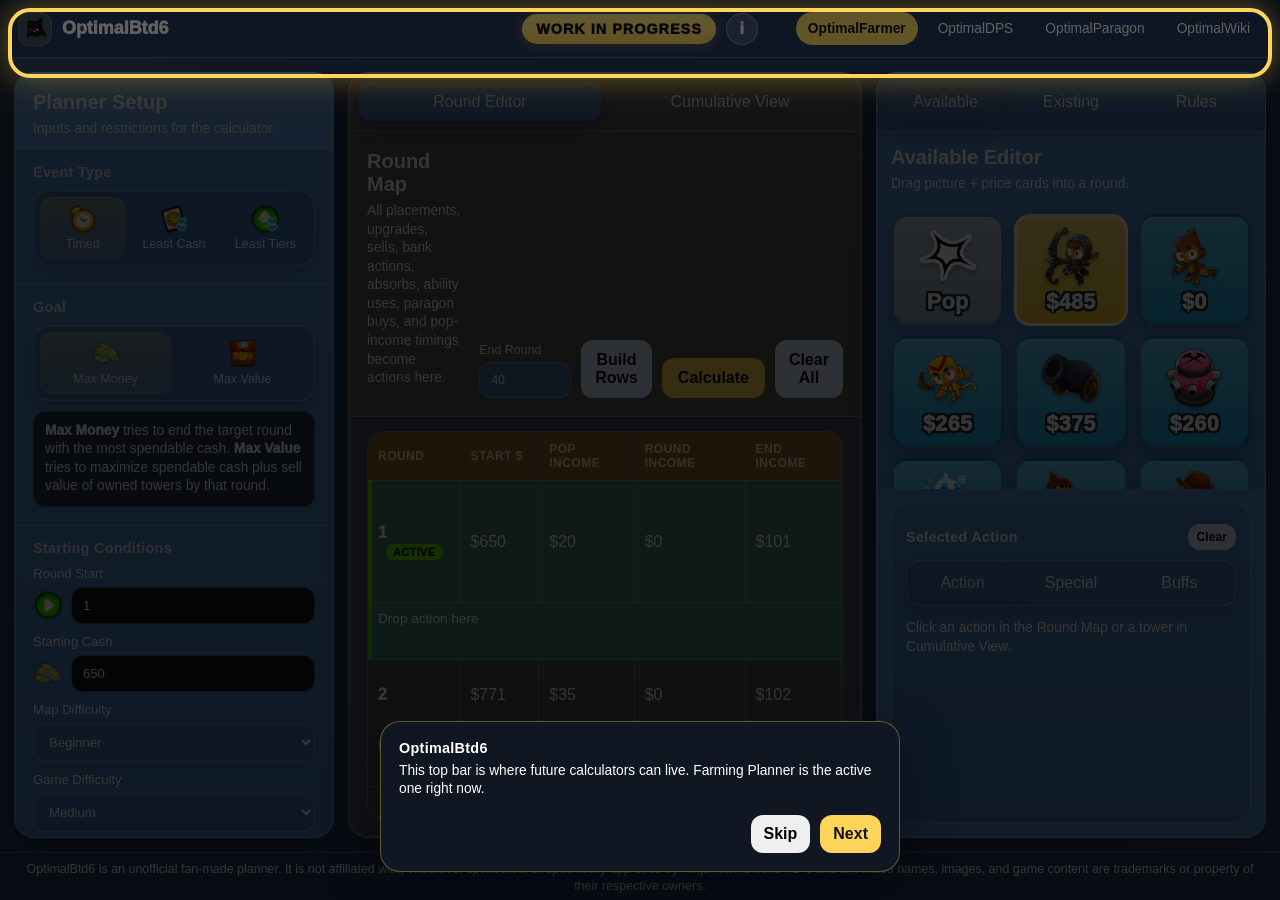
<file: index.html>
<!DOCTYPE html>
<html lang="en">
<head>
  <meta charset="UTF-8" />
  <meta name="viewport" content="width=device-width, initial-scale=1.0" />
  <title>OptimalBtd6 - OptimalFarmer</title>
  <link rel="stylesheet" href="css/style.css" />
</head>
<body>
  <header class="site-header" data-tutorial="header">
    <div class="site-brand"><span class="brand-mark"><img src="assets/funny/my-collection-of-isaac-dancing-gifs-v0-kgegurof1pe81.gif" alt="" draggable="false" /></span><span>OptimalBtd6</span></div><div class="wip-status"><span class="wip-badge">Work In Progress</span><button id="wipInfoButton" class="wip-info-button" type="button" aria-label="Show work in progress notes" aria-haspopup="dialog" aria-controls="wipInfoPanel">i</button></div>
    <nav class="site-nav" aria-label="Calculator navigation">
      <a class="active" href="index.html">OptimalFarmer</a>
      <a href="optimal-dps.html">OptimalDPS</a>
      <a href="optimal-paragon.html">OptimalParagon</a>
      <a href="optimal-wiki.html">OptimalWiki</a>
    </nav>
  </header>

  <div class="app-shell">
    <aside class="panel left-panel" data-tutorial="left-panel"><div class="resize-handle resize-handle-right" data-resize="left" title="Drag to resize the setup panel"></div>
      <div class="panel-header"><h1>Planner Setup</h1><p>Inputs and restrictions for the calculator.</p></div>

      <section class="control-section">
        <h2>Event Type</h2>
        <div class="segmented three">
          <button class="segment-option active" data-setting="mode" data-value="Timed"><span data-icon-key="timed"></span><span>Timed</span></button>
          <button class="segment-option" data-setting="mode" data-value="Least Cash"><span data-icon-key="leastCash"></span><span>Least Cash</span></button>
          <button class="segment-option" data-setting="mode" data-value="Least Tiers"><span data-icon-key="leastTiers"></span><span>Least Tiers</span></button>
        </div>
      </section>

      <section class="control-section">
        <h2>Goal</h2>
        <div class="segmented two">
          <button class="segment-option active" data-setting="goal" data-value="money"><span data-icon-key="money"></span><span>Max Money</span></button>
          <button class="segment-option" data-setting="goal" data-value="value"><span data-icon-key="value"></span><span>Max Value</span></button>
        </div>
        <p class="explain-text"><strong>Max Money</strong> tries to end the target round with the most spendable cash. <strong>Max Value</strong> tries to maximize spendable cash plus sell value of owned towers by that round.</p>
        <div class="subsection hidden" id="targetCashSubsection">
          <label class="input-label">Target cash by round<div class="input-with-icon"><span data-icon-key="money"></span><input id="targetCashByRound" type="number" min="0" placeholder="Example: 100000" /></div></label>
        </div>
      </section>

      <section class="control-section">
        <h2>Starting Conditions</h2>
        <label class="input-label">Round Start<div class="input-with-icon"><span data-icon-key="roundStart"></span><input id="roundStart" type="number" value="1" min="1" max="140" /></div></label>
        <label class="input-label">Starting Cash<div class="input-with-icon"><span data-icon-key="money"></span><input id="startingCash" type="number" value="650" min="0" /></div></label>
        <label class="input-label">Map Difficulty<select id="mapDifficulty"><option>Beginner</option><option>Intermediate</option><option>Advanced</option><option>Expert</option></select></label>
        <label class="input-label">Game Difficulty<select id="gameDifficulty"><option>Easy</option><option selected>Medium</option><option>Hard</option><option>Impoppable</option><option>CHIMPS</option></select></label>
        <label class="input-label"># Players<div class="input-with-icon"><span data-icon-key="players"></span><input id="players" type="number" value="1" min="1" max="4" /></div></label>
        <label class="toggle-row"><span class="toggle-label"><span data-icon-key="mk"></span>Monkey Knowledge</span><input id="monkeyKnowledge" class="switch-input" type="checkbox" checked /><span class="switch-ui"></span></label>
      </section>

      <section class="control-section">
        <h2>Hero / Tower Limits</h2>
        <label class="input-label">Selected Hero<select id="selectedHero"></select></label>
        <label class="input-label">Max Towers (includes hero)<div class="input-with-icon"><span data-icon-key="monkey"></span><input id="maxTowers" type="number" value="999" min="0" /></div></label>
        <div class="subsection">
          <label class="input-label">Max Banana Farms<div class="input-with-icon"><span data-icon-key="bananaFarm"></span><input id="maxBananaFarms" type="number" value="999" min="0" /></div></label>
          <label class="input-label">Max Boat Spots<div class="input-with-icon"><span data-icon-key="boat"></span><input id="maxBoatSpots" type="number" value="0" min="0" /></div></label>
          <label class="input-label">Lord of the Abyss Boat Spots<div class="input-with-icon"><span data-icon-key="abyss"></span><input id="lordOfAbyss" type="number" value="0" min="0" /></div></label>
        </div>
      </section>
    </aside>

    <main class="panel center-panel" data-tutorial="round-map"><div class="resize-handle resize-handle-left" data-resize="left" title="Drag to resize the setup panel"></div><div class="resize-handle resize-handle-right" data-resize="right" title="Drag to resize the right panel"></div>
      <div class="top-tabs"><button class="tab-button active" data-center-tab="editor">Round Editor</button><button class="tab-button" data-center-tab="cumulative">Cumulative View</button></div>
      <section id="editorTab" class="tab-page center-tab-page active">
        <div class="round-toolbar"><div><h1>Round Map</h1><p>All placements, upgrades, sells, bank actions, absorbs, ability uses, paragon buys, and pop-income timings become actions here.</p><div id="planTotals" class="plan-totals" aria-live="polite"></div></div><div class="toolbar-actions"><label>End Round<input id="endRoundInput" type="number" min="1" max="140" value="40" /></label><button id="buildRoundsButton" class="secondary-button">Build Rows</button><button id="calculateButton" class="primary-button">Calculate</button><button id="clearAllButton" class="secondary-button">Clear All</button></div></div>
        <div class="round-map-wrapper"><table class="round-table"><thead><tr><th>Round</th><th>Start $</th><th>Pop Income</th><th>Round Income</th><th>End Income</th><th>Tick $</th><th>End $</th></tr></thead><tbody id="roundTableBody"></tbody></table></div>
      </section>
      <section id="cumulativeTab" class="tab-page center-tab-page">
        <div class="round-toolbar"><div><h1>Cumulative View</h1><p>Read-only tower state by round. You can click towers here to inspect them, but not edit them.</p></div></div>
        <div id="cumulativeList" class="cumulative-list"></div>
      </section>
    </main>

    <aside class="panel right-panel"><div class="resize-handle resize-handle-left" data-resize="right" title="Drag to resize the right panel"></div><div class="resize-handle resize-handle-right" data-resize="right-edge" title="Drag to resize the right panel"></div>
      <div class="right-tab-area" data-tutorial="right-panel">
        <div class="top-tabs compact"><button class="tab-button active" data-right-tab="available">Available</button><button class="tab-button" data-right-tab="existing">Existing</button><button class="tab-button" data-right-tab="availability">Rules</button></div>
        <section id="availableTab" class="tab-page right-tab-page active"><div class="panel-header small"><h1>Available Editor</h1><p>Drag picture + price cards into a round.</p></div><div id="availableTowerList" class="available-grid"></div><div id="geraldoShelf" class="geraldo-shelf"></div></section>
        <section id="existingTab" class="tab-page right-tab-page"><div class="panel-header small"><h1>Existing Monkeys</h1><p>Absorbed/paragon-marked towers are blocked after their paragon round unless that paragon is sold.</p></div><div id="existingTowerList" class="card-list"></div></section>
        <section id="availabilityTab" class="tab-page right-tab-page"><div class="panel-header small"><h1>Availability Rules</h1><p>Set max path tiers. Invalid placed upgrades are clamped or removed automatically.</p></div><div id="availabilityList" class="availability-list"></div></section>
      </div>
      <section class="inspector" data-tutorial="inspector"><div class="resize-handle resize-handle-top" data-resize="inspector" title="Drag to resize the selected action menu"></div>
        <div class="inspector-header"><h2>Selected Action</h2><button id="clearSelectionButton" class="tiny-button">Clear</button></div>
        <div class="inspector-tabs"><button class="inspector-tab active" data-inspector-tab="action">Action</button><button class="inspector-tab" data-inspector-tab="special">Special</button><button class="inspector-tab" data-inspector-tab="buffs">Buffs</button></div>
        <div id="inspectorContent" class="empty-inspector">Click an action in the Round Map or a tower in Cumulative View.</div>
      </section>
    </aside>
  </div>

  <footer class="site-footer">
    <p>OptimalBtd6 is an unofficial fan-made planner. It is not affiliated with, endorsed, sponsored, or specifically approved by Ninja Kiwi. Bloons TD 6 and all related names, images, and game content are trademarks or property of their respective owners.</p>
  </footer>

  <div id="tutorialOverlay" class="tutorial-overlay hidden"><div class="tutorial-shade"></div><div id="tutorialHighlight" class="tutorial-spotlight"></div><div id="tutorialBox" class="tutorial-box"><h2 id="tutorialTitle"></h2><p id="tutorialText"></p><div class="tutorial-actions"><button id="tutorialSkip">Skip</button><button id="tutorialNext">Next</button></div></div></div>
  <div id="wipInfoPanel" class="wip-info-panel hidden" role="dialog" aria-modal="false" aria-labelledby="wipInfoTitle">
    <button id="wipInfoClose" class="wip-info-close" type="button" aria-label="Close work in progress notes">×</button>
    <h2 id="wipInfoTitle">WIP v0.1.0 Notes</h2>
    <ul>
      <li>Hero Leveling</li>
      <li>Bunch of Bugs</li>
      <li>Building Calculator, main goal of OptimalFarmer, just had to build framework first</li>
      <li>Thanks Codex :) for the help</li>
    </ul>
  </div>
  <div id="toast" class="toast hidden"></div>

  <script src="data/images.js"></script>
  <script src="data/towers.js"></script>
  <script src="data/roundIncome.js"></script>
  <script src="data/towerIncome.js"></script>
  <script src="js/app.js"></script>
</body>
</html>
</file>
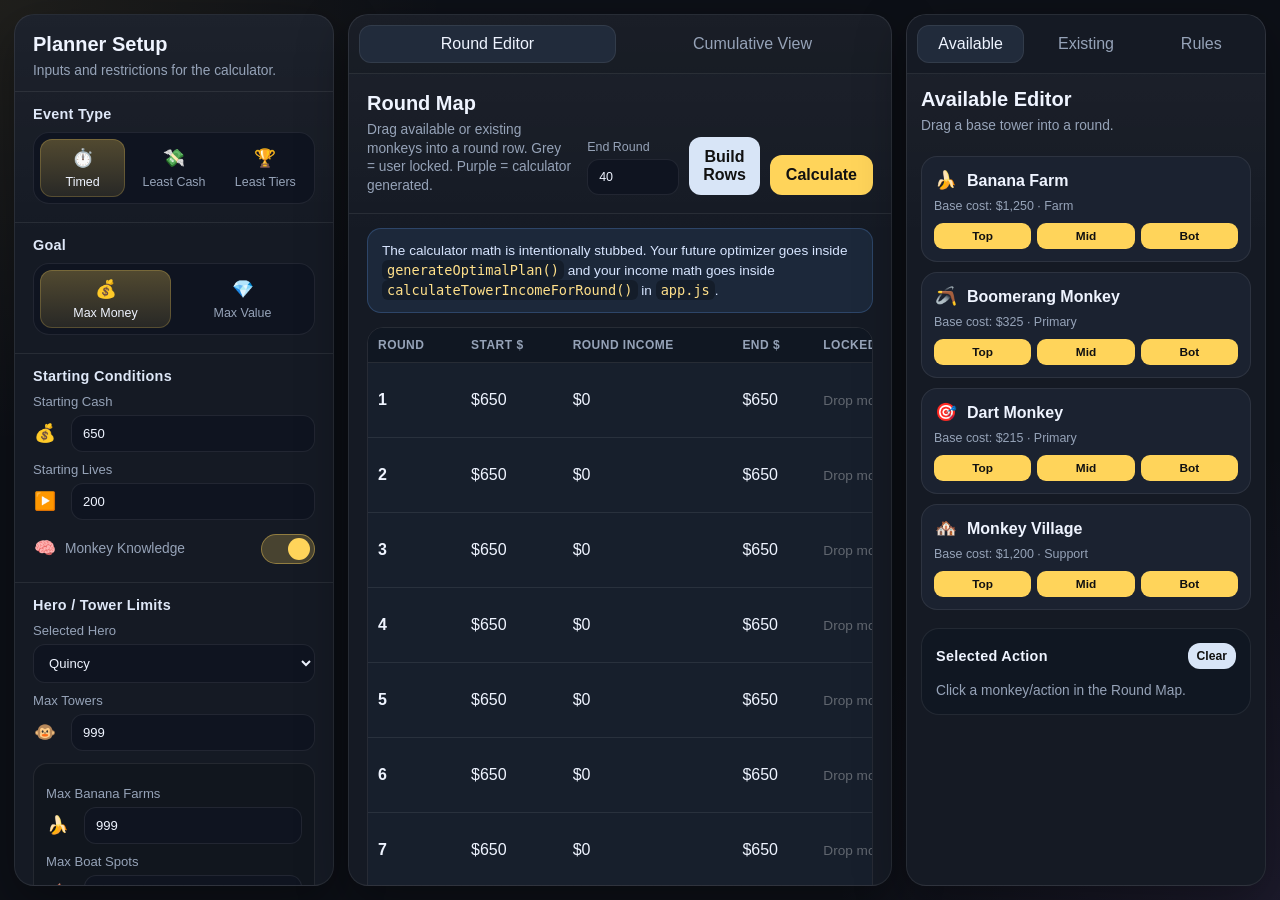
<file: btd6-farming-calculator-framework/index.html>
<!DOCTYPE html>
<html lang="en">
<head>
  <meta charset="UTF-8" />
  <meta name="viewport" content="width=device-width, initial-scale=1.0" />

  <title>BTD6 Farming Calculator Framework</title>

  <link rel="stylesheet" href="style.css" />
</head>

<body>
  <div class="app-shell">
    <!-- LEFT PANEL -->
    <aside class="panel left-panel">
      <div class="panel-header">
        <h1>Planner Setup</h1>
        <p>Inputs and restrictions for the calculator.</p>
      </div>

      <section class="control-section">
        <h2>Event Type</h2>

        <div class="segmented three" id="modeSegment">
          <button class="segment-option active" data-setting="mode" data-value="Timed">
            <span data-icon-key="timed"></span>
            <span>Timed</span>
          </button>

          <button class="segment-option" data-setting="mode" data-value="Least Cash">
            <span data-icon-key="leastCash"></span>
            <span>Least Cash</span>
          </button>

          <button class="segment-option" data-setting="mode" data-value="Least Tiers">
            <span data-icon-key="leastTiers"></span>
            <span>Least Tiers</span>
          </button>
        </div>
      </section>

      <section class="control-section">
        <h2>Goal</h2>

        <div class="segmented two">
          <button class="segment-option active" data-setting="goal" data-value="money">
            <span data-icon-key="money"></span>
            <span>Max Money</span>
          </button>

          <button class="segment-option" data-setting="goal" data-value="value">
            <span data-icon-key="value"></span>
            <span>Max Value</span>
          </button>
        </div>

        <div class="subsection hidden" id="targetCashSubsection">
          <label class="input-label">
            Target cash by round
            <div class="input-with-icon">
              <span data-icon-key="money"></span>
              <input id="targetCashByRound" type="number" min="0" placeholder="Example: 100000" />
            </div>
          </label>
        </div>
      </section>

      <section class="control-section">
        <h2>Starting Conditions</h2>

        <label class="input-label">
          Starting Cash
          <div class="input-with-icon">
            <span data-icon-key="money"></span>
            <input id="startingCash" type="number" value="650" min="0" />
          </div>
        </label>

        <label class="input-label">
          Starting Lives
          <div class="input-with-icon">
            <span data-icon-key="lives"></span>
            <input id="startingLives" type="number" value="200" min="1" />
          </div>
        </label>

        <label class="toggle-row">
          <span class="toggle-label">
            <span data-icon-key="mk"></span>
            Monkey Knowledge
          </span>

          <input id="monkeyKnowledge" class="switch-input" type="checkbox" checked />
          <span class="switch-ui"></span>
        </label>
      </section>

      <section class="control-section">
        <h2>Hero / Tower Limits</h2>

        <label class="input-label">
          Selected Hero
          <select id="selectedHero">
            <option>None</option>
            <option selected>Quincy</option>
            <option>Gwendolin</option>
            <option>Striker Jones</option>
            <option>Obyn Greenfoot</option>
            <option>Benjamin</option>
            <option>Etienne</option>
            <option>Geraldo</option>
            <option>Corvus</option>
            <option>Rosalia</option>
          </select>
        </label>

        <label class="input-label">
          Max Towers
          <div class="input-with-icon">
            <span data-icon-key="monkey"></span>
            <input id="maxTowers" type="number" value="999" min="0" />
          </div>
        </label>

        <div class="subsection">
          <label class="input-label">
            Max Banana Farms
            <div class="input-with-icon">
              <span data-icon-key="bananaFarm"></span>
              <input id="maxBananaFarms" type="number" value="999" min="0" />
            </div>
          </label>

          <label class="input-label">
            Max Boat Spots
            <div class="input-with-icon">
              <span data-icon-key="boat"></span>
              <input id="maxBoatSpots" type="number" value="0" min="0" />
            </div>
          </label>
        </div>
      </section>
    </aside>

    <!-- CENTER PANEL -->
    <main class="panel center-panel">
      <div class="top-tabs">
        <button class="tab-button active" data-center-tab="editor">Round Editor</button>
        <button class="tab-button" data-center-tab="cumulative">Cumulative View</button>
      </div>

      <section id="editorTab" class="tab-page active">
        <div class="round-toolbar">
          <div>
            <h1>Round Map</h1>
            <p>Drag available or existing monkeys into a round row. Grey = user locked. Purple = calculator generated.</p>
          </div>

          <div class="toolbar-actions">
            <label>
              End Round
              <input id="endRoundInput" type="number" min="1" max="140" value="40" />
            </label>

            <button id="buildRoundsButton" class="secondary-button">Build Rows</button>
            <button id="calculateButton" class="primary-button">Calculate</button>
          </div>
        </div>

        <div class="hint-box">
          The calculator math is intentionally stubbed. Your future optimizer goes inside
          <code>generateOptimalPlan()</code> and your income math goes inside
          <code>calculateTowerIncomeForRound()</code> in <code>app.js</code>.
        </div>

        <div class="round-map-wrapper">
          <table class="round-table">
            <thead>
              <tr>
                <th>Round</th>
                <th>Start $</th>
                <th>Round Income</th>
                <th>End $</th>
                <th>Locked / Generated Actions</th>
              </tr>
            </thead>

            <tbody id="roundTableBody"></tbody>
          </table>
        </div>
      </section>

      <section id="cumulativeTab" class="tab-page">
        <div class="round-toolbar">
          <div>
            <h1>Cumulative View</h1>
            <p>Read-only view of what exists by each round after all placements, upgrades, and sells.</p>
          </div>
        </div>

        <div id="cumulativeList" class="cumulative-list"></div>
      </section>
    </main>

    <!-- RIGHT PANEL -->
    <aside class="panel right-panel">
      <div class="top-tabs compact">
        <button class="tab-button active" data-right-tab="available">Available</button>
        <button class="tab-button" data-right-tab="existing">Existing</button>
        <button class="tab-button" data-right-tab="availability">Rules</button>
      </div>

      <section id="availableTab" class="tab-page active">
        <div class="panel-header small">
          <h1>Available Editor</h1>
          <p>Drag a base tower into a round.</p>
        </div>

        <div id="availableTowerList" class="card-list"></div>
      </section>

      <section id="existingTab" class="tab-page">
        <div class="panel-header small">
          <h1>Existing Monkeys</h1>
          <p>Drag an existing monkey into a later round to add its next upgrade.</p>
        </div>

        <div id="existingTowerList" class="card-list"></div>
      </section>

      <section id="availabilityTab" class="tab-page">
        <div class="panel-header small">
          <h1>Availability Rules</h1>
          <p>Toggle towers and paths for planning restrictions.</p>
        </div>

        <div id="availabilityList" class="availability-list"></div>
      </section>

      <section class="inspector">
        <div class="inspector-header">
          <h2>Selected Action</h2>
          <button id="clearSelectionButton" class="tiny-button">Clear</button>
        </div>

        <div id="inspectorContent" class="empty-inspector">
          Click a monkey/action in the Round Map.
        </div>
      </section>
    </aside>
  </div>

  <div id="toast" class="toast hidden"></div>

  <script src="data/images.js"></script>
  <script src="data/towers.js"></script>
  <script src="data/roundIncome.js"></script>
  <script src="app.js"></script>
</body>
</html>
</file>
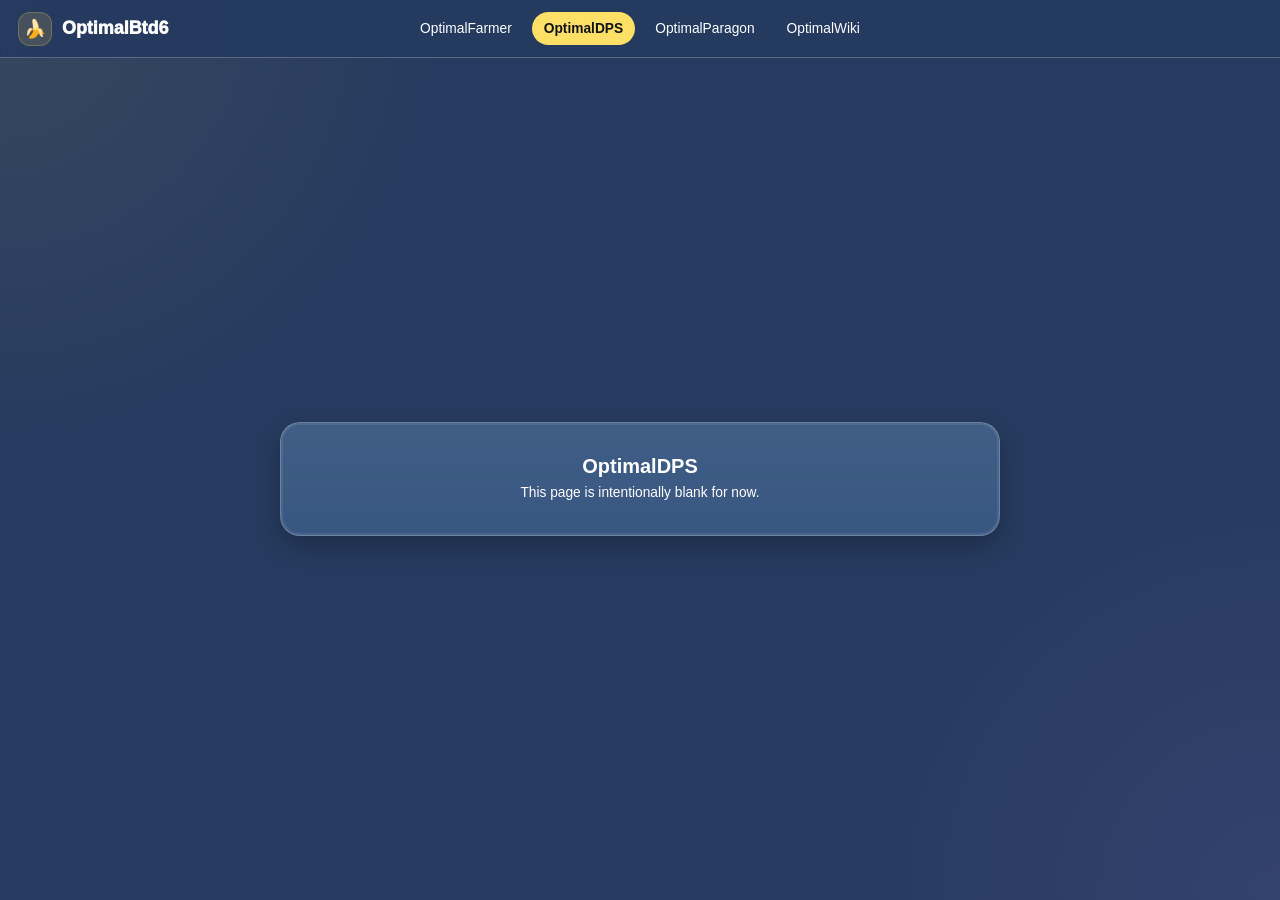
<file: optimal-dps.html>
<!DOCTYPE html>
<html lang="en">
<head>
  <meta charset="UTF-8" />
  <meta name="viewport" content="width=device-width, initial-scale=1.0" />
  <title>OptimalBtd6 - OptimalDPS</title>
  <link rel="stylesheet" href="css/style.css" />
</head>
<body class="blank-page">
  <header class="site-header">
    <div class="site-brand"><span class="brand-mark">🍌</span><span>OptimalBtd6</span></div>
    <nav class="site-nav" aria-label="Calculator navigation">
      <a href="index.html">OptimalFarmer</a>
      <a class="active" href="optimal-dps.html">OptimalDPS</a>
      <a  href="optimal-paragon.html">OptimalParagon</a>
      <a  href="optimal-wiki.html">OptimalWiki</a>
    </nav>
  </header>
  <main class="blank-page-shell">
    <section class="panel blank-panel">
      <h1>OptimalDPS</h1>
      <p>This page is intentionally blank for now.</p>
    </section>
  </main>
</body>
</html>
</file>
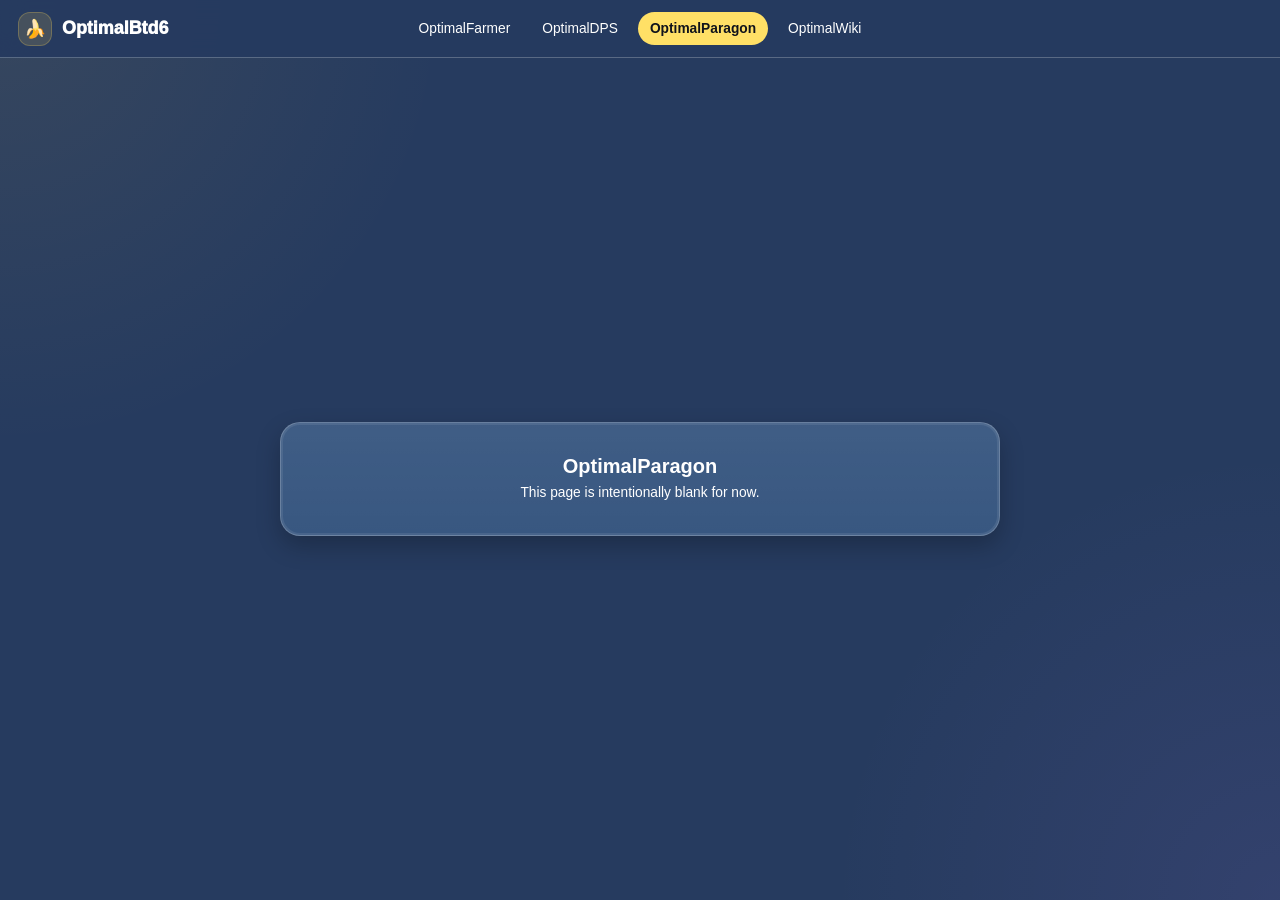
<file: optimal-paragon.html>
<!DOCTYPE html>
<html lang="en">
<head>
  <meta charset="UTF-8" />
  <meta name="viewport" content="width=device-width, initial-scale=1.0" />
  <title>OptimalBtd6 - OptimalParagon</title>
  <link rel="stylesheet" href="css/style.css" />
</head>
<body class="blank-page">
  <header class="site-header">
    <div class="site-brand"><span class="brand-mark">🍌</span><span>OptimalBtd6</span></div>
    <nav class="site-nav" aria-label="Calculator navigation">
      <a href="index.html">OptimalFarmer</a>
      <a  href="optimal-dps.html">OptimalDPS</a>
      <a class="active" href="optimal-paragon.html">OptimalParagon</a>
      <a  href="optimal-wiki.html">OptimalWiki</a>
    </nav>
  </header>
  <main class="blank-page-shell">
    <section class="panel blank-panel">
      <h1>OptimalParagon</h1>
      <p>This page is intentionally blank for now.</p>
    </section>
  </main>
</body>
</html>
</file>
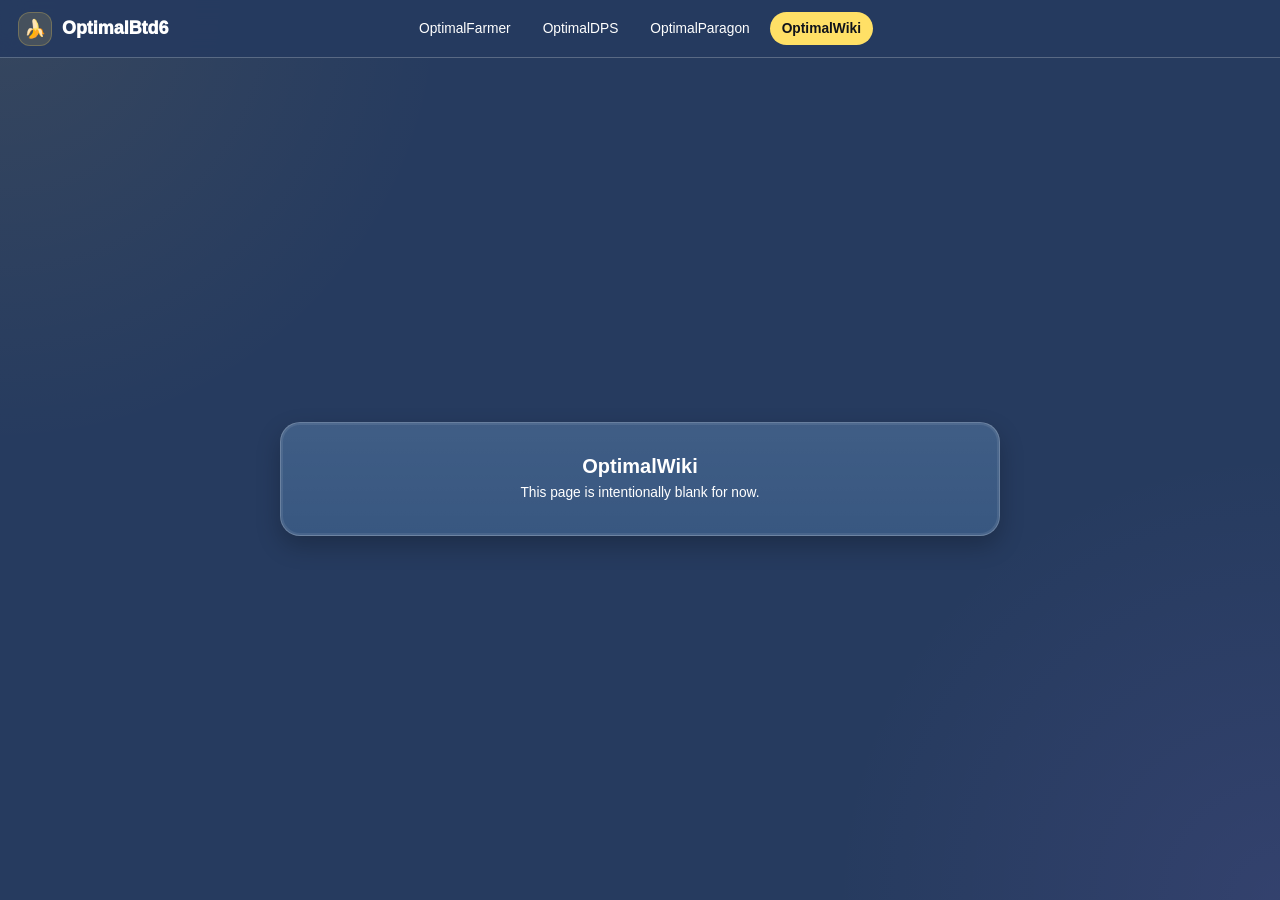
<file: optimal-wiki.html>
<!DOCTYPE html>
<html lang="en">
<head>
  <meta charset="UTF-8" />
  <meta name="viewport" content="width=device-width, initial-scale=1.0" />
  <title>OptimalBtd6 - OptimalWiki</title>
  <link rel="stylesheet" href="css/style.css" />
</head>
<body class="blank-page">
  <header class="site-header">
    <div class="site-brand"><span class="brand-mark">🍌</span><span>OptimalBtd6</span></div>
    <nav class="site-nav" aria-label="Calculator navigation">
      <a href="index.html">OptimalFarmer</a>
      <a  href="optimal-dps.html">OptimalDPS</a>
      <a  href="optimal-paragon.html">OptimalParagon</a>
      <a class="active" href="optimal-wiki.html">OptimalWiki</a>
    </nav>
  </header>
  <main class="blank-page-shell">
    <section class="panel blank-panel">
      <h1>OptimalWiki</h1>
      <p>This page is intentionally blank for now.</p>
    </section>
  </main>
</body>
</html>
</file>
<file: css/style.css>
*{box-sizing:border-box}:root{--header-height:58px;--footer-height:48px;--side-panel-a:#436fa8;--side-panel-b:#5f93d7;--center-panel-a:#9f7843;--center-panel-b:#c1985f;--bg:#0d1017;--panel:#151a24;--panel-2:#1b2230;--panel-3:#212b3b;--text:#eff4ff;--muted:#96a3b8;--line:rgba(255,255,255,.08);--yellow:#ffd45a;--blue:#60a5fa;--red:#ff6b6b;--green:#70e000;--purple:#b983ff;--manual:#bfc7d5;--dirty:#ff9f43;--shadow:0 16px 50px rgba(0,0,0,.35)}body{margin:0;background:radial-gradient(circle at top left,rgba(255,212,90,.08),transparent 28rem),radial-gradient(circle at bottom right,rgba(185,131,255,.09),transparent 28rem),var(--bg);color:var(--text);font-family:Inter,Segoe UI,Arial,sans-serif;min-height:100vh;overflow:hidden}button,input,select{font:inherit}button{border:0}.site-header{height:var(--header-height);display:flex;align-items:center;justify-content:space-between;gap:18px;padding:0 18px;border-bottom:1px solid var(--line);background:rgba(8,11,18,.92);backdrop-filter:blur(12px)}.site-brand{display:inline-flex;align-items:center;gap:10px;font-weight:950;font-size:1.12rem}.brand-mark{width:34px;height:34px;display:grid;place-items:center;border-radius:12px;background:rgba(255,212,90,.15);border:1px solid rgba(255,212,90,.24)}.site-nav{display:flex;align-items:center;gap:8px}.site-nav a{color:var(--muted);text-decoration:none;padding:9px 12px;border-radius:999px;font-size:.86rem}.site-nav a.active{color:#121212;background:var(--yellow);font-weight:850}.site-nav a:not(.active):hover{color:var(--text);background:rgba(255,255,255,.06)}.app-shell{display:grid;grid-template-columns:minmax(260px,320px) minmax(560px,1fr) minmax(310px,390px);gap:14px;height:calc(100vh - var(--header-height) - var(--footer-height));padding:14px}.panel{background:linear-gradient(180deg,rgba(255,255,255,.035),transparent 14rem),var(--panel);border:1px solid var(--line);border-radius:20px;box-shadow:var(--shadow);min-height:0;overflow:hidden}.left-panel{overflow-y:auto;background:linear-gradient(180deg,var(--side-panel-b),var(--side-panel-a))}.right-panel{display:flex;flex-direction:column;background:linear-gradient(180deg,var(--side-panel-b),var(--side-panel-a))}.right-tab-area{flex:1;min-height:0;overflow:hidden;display:flex;flex-direction:column}.right-tab-page.active{flex:1;min-height:0;overflow-y:auto}.center-panel{display:flex;flex-direction:column;background:linear-gradient(180deg,var(--center-panel-b),var(--center-panel-a))}.panel-header{padding:18px 18px 10px}.panel-header.small{padding:14px 14px 8px}h1,h2,p{margin:0}h1{font-size:1.25rem}h2{font-size:.9rem;letter-spacing:.02em}p{margin-top:6px;color:var(--muted);font-size:.86rem;line-height:1.35}.explain-text{margin-top:10px;padding:10px 11px;border-radius:12px;background:rgba(255,255,255,.045);border:1px solid var(--line)}.control-section{padding:14px 18px 18px;border-top:1px solid var(--line)}.control-section h2{margin-bottom:10px;color:#dfe8f8}.segmented{display:grid;gap:6px;padding:6px;background:#0f1420;border:1px solid var(--line);border-radius:16px}.segmented.three{grid-template-columns:1fr 1fr 1fr}.segmented.two{grid-template-columns:1fr 1fr}.segment-option{display:grid;gap:4px;place-items:center;min-height:58px;padding:8px 6px;color:var(--muted);background:transparent;border-radius:12px;cursor:pointer;transition:.15s ease;font-size:.78rem}.segment-option.active{background:linear-gradient(180deg,rgba(255,212,90,.28),rgba(255,212,90,.1));color:var(--text);box-shadow:inset 0 0 0 1px rgba(255,212,90,.22)}.segment-option:hover{background-color:rgba(255,255,255,.06)}.icon-fallback,.icon-img{width:28px;height:28px;display:inline-grid;place-items:center;vertical-align:middle;flex:none}.icon-img{object-fit:contain}.icon-fallback{font-size:1.2rem}.subsection,.advanced-box{margin-top:12px;padding:12px;background:rgba(0,0,0,.15);border:1px solid var(--line);border-radius:14px}.advanced-box summary{cursor:pointer;font-weight:850;color:#dfe8f8}.hidden{display:none!important}.input-label{display:grid;gap:6px;color:var(--muted);font-size:.82rem;margin-top:10px}.input-with-icon{display:grid;grid-template-columns:30px 1fr;align-items:center;gap:8px}input,select{width:100%;color:var(--text);background:#0f1420;border:1px solid var(--line);border-radius:12px;padding:10px 11px;outline:none}input:focus,select:focus{border-color:rgba(255,212,90,.55);box-shadow:0 0 0 3px rgba(255,212,90,.08)}.toggle-row{margin-top:14px;display:grid;grid-template-columns:1fr auto;align-items:center;gap:10px;color:var(--muted);font-size:.86rem}.toggle-label{display:inline-flex;align-items:center;gap:8px}.switch-input{display:none}.switch-ui{position:relative;width:54px;height:30px;background:#101827;border:1px solid var(--line);border-radius:99px;cursor:pointer;transition:.15s ease}.switch-ui:after{content:"";position:absolute;width:22px;height:22px;top:3px;left:4px;background:#7b8497;border-radius:999px;transition:.15s ease}.switch-input:checked+.switch-ui{background:rgba(255,212,90,.22);border-color:rgba(255,212,90,.4)}.switch-input:checked+.switch-ui:after{left:26px;background:var(--yellow)}.top-tabs{display:flex;gap:8px;padding:10px;border-bottom:1px solid var(--line);background:rgba(0,0,0,.11)}.top-tabs.compact{flex:none;z-index:5;background:#151a24}.tab-button{flex:1;padding:10px 12px;color:var(--muted);background:transparent;border-radius:12px;cursor:pointer}.tab-button.active{color:var(--text);background:var(--panel-3);box-shadow:inset 0 0 0 1px var(--line)}.tab-page{display:none}.tab-page.active{display:block}.center-tab-page.active{flex:1;min-height:0;overflow:hidden;display:flex;flex-direction:column}.round-toolbar{flex:none;display:flex;justify-content:space-between;align-items:end;gap:16px;padding:18px;border-bottom:1px solid var(--line)}.toolbar-actions{display:flex;align-items:end;gap:10px}.toolbar-actions label{color:var(--muted);font-size:.78rem;display:grid;gap:5px}.toolbar-actions input{width:92px}.primary-button,.secondary-button,.tiny-button{border-radius:12px;cursor:pointer;color:#111;font-weight:850}.primary-button{background:var(--yellow);padding:11px 16px}.secondary-button{background:#d8e5f7;padding:11px 14px}.tiny-button{padding:6px 9px;background:#d8e5f7;font-size:.76rem}.hint-box{flex:none;margin:14px 18px 0;padding:12px 14px;color:#d7e5ff;background:rgba(96,165,250,.1);border:1px solid rgba(96,165,250,.24);border-radius:14px;font-size:.85rem;line-height:1.45}code{color:#ffe08a;background:rgba(0,0,0,.28);padding:2px 5px;border-radius:6px}.round-map-wrapper{flex:1;min-height:0;overflow:auto;margin:14px 18px 18px;border:1px solid var(--line);border-radius:16px;padding-bottom:22px}.round-table{width:100%;border-collapse:collapse;min-width:940px}.round-table th{position:sticky;top:0;z-index:2;background:#101722;color:var(--muted);text-align:left;font-size:.75rem;letter-spacing:.04em;text-transform:uppercase}.round-table th,.round-table td{padding:10px;border-bottom:1px solid var(--line);vertical-align:middle}.round-row.ok{background:rgba(96,165,250,.035)}.round-row.conflict{background:rgba(255,107,107,.17)}.round-row.drop-hover{outline:2px dashed rgba(255,212,90,.65);outline-offset:-3px}.money-cell{font-variant-numeric:tabular-nums;white-space:nowrap}.round-actions{min-height:58px;display:flex;flex-wrap:wrap;gap:8px;align-items:center}.empty-drop-zone{color:rgba(255,255,255,.32);font-size:.85rem}.action-chip{position:relative;display:inline-flex;align-items:center;gap:7px;max-width:280px;padding:8px 10px;border-radius:999px;color:var(--text);background:rgba(255,255,255,.06);border:2px solid var(--manual);cursor:pointer;user-select:none;font-size:.82rem}.action-chip.generated{border-color:var(--purple);box-shadow:0 0 0 2px rgba(185,131,255,.1)}.action-chip.dirty{border-color:var(--dirty);box-shadow:0 0 0 2px rgba(255,159,67,.1)}.action-chip.selected{outline:2px solid var(--yellow);outline-offset:2px}.action-chip.sell{border-color:var(--red)}.action-chip.special{border-color:var(--blue)}.action-chip.absorbed:after,.existing-card.absorbed:after{content:"";position:absolute;right:-4px;top:-5px;width:19px;height:19px;border-radius:999px;background:var(--purple);border:2px solid #111}.action-chip .chip-title{white-space:normal;overflow:visible;text-overflow:clip}.upgrade-code,.tick-badge{color:var(--yellow);font-weight:900}.available-grid{display:grid;grid-template-columns:repeat(3,minmax(72px,1fr));gap:10px;padding:12px 14px 18px}.available-tower{min-height:96px;display:grid;grid-template-rows:1fr auto;place-items:center;gap:7px;padding:10px;border-radius:16px;background:var(--panel-2);border:1px solid var(--line);cursor:grab}.available-tower.disabled{opacity:.42;cursor:not-allowed}.available-tower:active{cursor:grabbing}.available-icon .icon-img,.available-icon .icon-fallback{width:48px;height:48px;font-size:2.1rem}.available-price{width:100%;padding:5px 7px;border-radius:999px;background:rgba(255,212,90,.16);color:var(--yellow);font-weight:900;text-align:center;font-size:.8rem}.geraldo-shelf{padding:0 14px 18px}.geraldo-shelf details{border:1px solid var(--line);border-radius:16px;background:rgba(0,0,0,.12);padding:10px}.geraldo-shelf summary{cursor:pointer;font-weight:900}.geraldo-items{display:grid;grid-template-columns:repeat(2,1fr);gap:8px;margin-top:10px}.card-list,.availability-list{display:grid;gap:10px;padding:12px 14px 18px}.existing-card,.availability-card{position:relative;background:var(--panel-2);border:1px solid var(--line);border-radius:16px;padding:12px}.existing-card{cursor:grab}.existing-card:active{cursor:grabbing}.existing-card.disabled{opacity:.45;cursor:not-allowed}.card-title{display:flex;align-items:center;gap:9px;font-weight:850}.card-meta{margin-top:6px;color:var(--muted);font-size:.78rem;line-height:1.45}.availability-card{display:grid;grid-template-columns:54px 1fr;gap:12px;align-items:center}.availability-icon{width:54px;height:54px;display:grid;place-items:center;border-radius:16px;background:rgba(255,255,255,.05)}.availability-icon .icon-img,.availability-icon .icon-fallback{width:42px;height:42px;font-size:1.9rem}.availability-name-row{display:flex;align-items:center;justify-content:space-between;gap:8px;margin-bottom:9px;font-weight:850}.mini-check{display:inline-flex;align-items:center;gap:5px;color:var(--muted);font-size:.74rem;font-weight:650}.mini-check input{width:auto}.tier-stack{display:grid;gap:7px}.tier-control{display:grid;grid-template-columns:58px 30px 34px 30px 34px;align-items:center;gap:6px}.tier-control.no-paragon{grid-template-columns:58px 30px 34px 30px}.tier-label{color:var(--muted);font-size:.78rem}.tier-value{display:grid;place-items:center;height:28px;border-radius:9px;background:#0f1420;border:1px solid var(--line);color:var(--yellow);font-weight:900;font-variant-numeric:tabular-nums}.step-btn,.paragon-btn{display:grid;place-items:center;height:28px;border-radius:9px;cursor:pointer;color:var(--text);background:var(--panel-3);border:1px solid var(--line);font-weight:950}.paragon-btn{background:rgba(255,255,255,.04);color:var(--muted)}.paragon-btn.ready{background:rgba(185,131,255,.18);color:var(--text);border-color:rgba(185,131,255,.4)}.paragon-btn.active{background:var(--purple);color:#111}.paragon-btn:disabled{opacity:.35;cursor:not-allowed}.inspector{flex:none;margin:0 14px 14px;padding:14px;border:1px solid var(--line);border-radius:18px;background:#101722;max-height:52%;overflow-y:auto}.inspector-header{display:flex;justify-content:space-between;align-items:center;gap:10px;margin-bottom:10px}.inspector-tabs{display:grid;grid-template-columns:1fr 1fr 1fr;gap:7px;margin-bottom:12px;padding:5px;border-radius:13px;background:rgba(0,0,0,.18);border:1px solid var(--line)}.inspector-tab{padding:8px;color:var(--muted);background:transparent;border-radius:10px;cursor:pointer}.inspector-tab.active{color:var(--text);background:var(--panel-3)}.empty-inspector{color:var(--muted);font-size:.86rem;line-height:1.4}.inspector-grid{display:grid;gap:10px}.inspector-title{display:flex;align-items:center;gap:8px;font-weight:950}.stat-grid{display:grid;grid-template-columns:1fr 1fr;gap:8px}.stat-box{padding:9px;background:rgba(255,255,255,.045);border:1px solid var(--line);border-radius:12px}.stat-label{color:var(--muted);font-size:.72rem;margin-bottom:3px}.stat-value{font-weight:900}.tick-editor{display:grid;gap:8px;padding:10px;border-radius:14px;background:rgba(255,255,255,.045);border:1px solid var(--line)}.tick-row{display:grid;grid-template-columns:1fr 90px;gap:10px;align-items:center}.tick-row input[type=range]{padding:0}.inspector-actions{display:flex;flex-wrap:wrap;gap:8px}.inspector-actions button{padding:9px 10px;border-radius:11px;background:var(--panel-3);color:var(--text);border:1px solid var(--line);cursor:pointer}.inspector-actions button.danger{color:#fff;background:rgba(255,107,107,.18);border-color:rgba(255,107,107,.32)}.inspector-actions button.good{color:#071006;background:var(--green)}.drop-zone{padding:14px;border:2px dashed rgba(255,212,90,.35);border-radius:16px;color:var(--muted);text-align:center;background:rgba(255,212,90,.055)}.drop-zone.drop-hover{border-color:var(--yellow);color:var(--text)}.mini-form{display:grid;gap:8px;padding:10px;border-radius:14px;background:rgba(255,255,255,.045);border:1px solid var(--line)}.buff-list{display:grid;gap:8px}.buff-card{padding:10px;border-radius:14px;border:1px solid var(--line);background:rgba(255,255,255,.045)}.cumulative-list{flex:1;min-height:0;padding:16px 18px 24px;display:grid;align-content:start;gap:12px;overflow-y:auto}.cumulative-round{border:1px solid var(--line);background:var(--panel-2);border-radius:16px;padding:12px}.cumulative-round h3{margin:0 0 8px;font-size:.95rem}.cumulative-pill-list{display:flex;flex-wrap:wrap;gap:7px}.toast{position:fixed;left:50%;bottom:18px;transform:translateX(-50%);padding:12px 16px;background:#fff3c4;color:#171717;border-radius:999px;font-weight:850;box-shadow:var(--shadow);z-index:999}.site-footer{height:var(--footer-height);display:grid;place-items:center;padding:8px 18px;border-top:1px solid var(--line);background:rgba(8,11,18,.96);text-align:center}.site-footer p{margin:0;color:#d8e5f7;font-size:.78rem}.tutorial-overlay{position:fixed;inset:0;z-index:2147483644;pointer-events:auto;isolation:isolate}.tutorial-shade{position:absolute;inset:0;z-index:0;background:rgba(0,0,0,.72)}.tutorial-highlight{position:relative!important;z-index:2147483646!important;pointer-events:none!important;box-shadow:0 0 0 4px var(--yellow),0 0 0 9999px rgba(0,0,0,.62)!important}.tutorial-box{position:fixed;z-index:2147483647;left:50%;bottom:28px;transform:translateX(-50%);width:min(520px,calc(100vw - 32px));background:#101722;border:1px solid rgba(255,212,90,.35);box-shadow:var(--shadow);border-radius:20px;padding:18px}.tutorial-actions{display:flex;justify-content:flex-end;gap:10px;margin-top:16px}.tutorial-actions button{padding:10px 13px;border-radius:12px;cursor:pointer;font-weight:850}.tutorial-actions button:last-child{background:var(--yellow);color:#111}@media (max-width:1180px){body{overflow:auto}.app-shell{grid-template-columns:1fr;height:auto}.site-footer{height:auto;min-height:var(--footer-height)}.panel{min-height:500px}.right-panel{min-height:800px}.site-header{align-items:start;height:auto;min-height:var(--header-height);padding:12px 14px;flex-direction:column}.site-nav{flex-wrap:wrap}}

/* BTD6-inspired blue side panels, tan round map, and category cards */
:root{--side-panel-a:#3f70ad;--side-panel-b:#6aa1e4;--side-panel-inner:#3f6fa8;--side-panel-inner-2:#497cb8;--center-panel-a:#9b6f36;--center-panel-b:#c89b5f;--center-panel-inner:#a77d45;--center-panel-inner-2:#8f642f;--primary-cat:#20aee7;--military-cat:#58c955;--magic-cat:#b072f2;--support-cat:#f0c63c;--hero-cat:#ffd231;--helper-cat:#9bb4cf;--soft-shadow:0 6px 16px rgba(0,0,0,.18),inset 0 1px 0 rgba(255,255,255,.18)}
.panel{box-shadow:0 10px 24px rgba(0,0,0,.24),inset 0 0 0 2px rgba(255,255,255,.08)}
.left-panel,.right-panel{background:linear-gradient(180deg,var(--side-panel-b),var(--side-panel-a));border-color:rgba(150,200,255,.46)}
.center-panel{background:linear-gradient(180deg,var(--center-panel-b),var(--center-panel-a));border-color:rgba(255,218,151,.45)}
.left-panel .control-section,.right-panel .right-tab-area,.right-panel .inspector{background:rgba(45,91,146,.28)}
.center-panel .tab-page,.center-panel .round-toolbar,.center-panel .hint-box,.center-panel .cumulative-round{background:rgba(132,92,42,.28)}
.top-tabs,.inspector-tabs,.segmented{background:rgba(31,79,132,.34);box-shadow:var(--soft-shadow)}
.center-panel .top-tabs{background:rgba(141,93,40,.38)}
.tab-button.active,.inspector-tab.active{box-shadow:var(--soft-shadow)}
.subsection,.advanced-box,.availability-card,.existing-card,.stat-box,.tick-editor,.mini-form,.buff-card{box-shadow:var(--soft-shadow)}
.round-table th{background:#8d642f;color:#ffe6bd}.round-row.ok{background:rgba(119,82,36,.2)}.round-row.conflict{background:rgba(132,38,34,.38)}
.available-tower{position:relative;overflow:hidden;min-height:112px;border:3px solid rgba(26,82,121,.55);box-shadow:var(--soft-shadow);background:linear-gradient(180deg,rgba(255,255,255,.28),rgba(0,0,0,.04)),var(--helper-cat);transition:transform .14s ease,filter .14s ease,box-shadow .14s ease}.available-tower:hover{transform:translateY(-1px);box-shadow:0 9px 18px rgba(0,0,0,.22),inset 0 1px 0 rgba(255,255,255,.24)}.available-icon .icon-img,.available-icon .icon-fallback{width:58px;height:58px;font-size:2.35rem;filter:drop-shadow(0 2px 2px rgba(0,0,0,.3))}.available-price,.chip-price{font-weight:1000;color:#fff;background:transparent;text-shadow:-2px -2px 0 #1d2732,2px -2px 0 #1d2732,-2px 2px 0 #1d2732,2px 2px 0 #1d2732,0 3px 0 rgba(0,0,0,.35);letter-spacing:.02em}.available-price{font-size:1.34rem;line-height:1;padding:0 2px;border-radius:0}.cat-primary{--card-cat:var(--primary-cat)}.cat-military{--card-cat:var(--military-cat)}.cat-magic{--card-cat:var(--magic-cat)}.cat-support{--card-cat:var(--support-cat)}.cat-farm{--card-cat:var(--support-cat)}.cat-hero{--card-cat:var(--hero-cat)}.cat-helper{--card-cat:var(--helper-cat)}.available-tower.cat-primary,.action-chip.cat-primary,.existing-card.cat-primary{background:linear-gradient(180deg,rgba(255,255,255,.3),rgba(0,0,0,.06)),var(--primary-cat)}.available-tower.cat-military,.action-chip.cat-military,.existing-card.cat-military{background:linear-gradient(180deg,rgba(255,255,255,.3),rgba(0,0,0,.06)),var(--military-cat)}.available-tower.cat-magic,.action-chip.cat-magic,.existing-card.cat-magic{background:linear-gradient(180deg,rgba(255,255,255,.27),rgba(0,0,0,.06)),var(--magic-cat)}.available-tower.cat-support,.available-tower.cat-farm,.action-chip.cat-support,.action-chip.cat-farm,.existing-card.cat-support,.existing-card.cat-farm{background:linear-gradient(180deg,rgba(255,255,255,.28),rgba(0,0,0,.08)),var(--support-cat)}.available-tower.cat-hero,.action-chip.cat-hero,.existing-card.cat-hero{background:linear-gradient(180deg,rgba(255,255,255,.38),rgba(0,0,0,.06)),var(--hero-cat);border-color:rgba(255,255,255,.76)}.available-tower.cat-helper,.action-chip.cat-helper,.existing-card.cat-helper{background:linear-gradient(180deg,rgba(255,255,255,.26),rgba(0,0,0,.06)),var(--helper-cat)}
.action-chip{color:#fff;border-color:rgba(255,255,255,.62);box-shadow:var(--soft-shadow);text-shadow:0 1px 1px rgba(0,0,0,.4)}.action-chip .icon-img,.action-chip .icon-fallback{filter:drop-shadow(0 1px 1px rgba(0,0,0,.34))}.chip-price{font-size:1rem;white-space:nowrap;margin-left:2px}.tick-badge{color:#fff;background:rgba(0,0,0,.22);border-radius:999px;padding:2px 6px;text-shadow:none}.upgrade-code{color:#fff;text-shadow:-1px -1px 0 #1d2732,1px -1px 0 #1d2732,-1px 1px 0 #1d2732,1px 1px 0 #1d2732}.action-chip.sell{background:linear-gradient(180deg,#ff8585,#d94c4c);border-color:rgba(255,255,255,.68)}
.existing-card{position:relative;cursor:pointer;border-width:2px;border-color:rgba(255,255,255,.38);color:#fff;text-shadow:0 1px 1px rgba(0,0,0,.36)}.existing-card.sold{filter:grayscale(1);opacity:.48;cursor:grab}.existing-card.disabled{filter:grayscale(.85);opacity:.58;cursor:not-allowed}.existing-card.sold:active{cursor:grabbing}.disabled-stack{filter:grayscale(1);opacity:.44;pointer-events:none}.sell-toggle-note{padding:9px 10px;border-radius:12px;background:rgba(255,212,90,.14);border:1px solid rgba(255,212,90,.28);color:#ffe8a3;font-size:.82rem}.inspector-actions button.good.active{background:#ffd45a;color:#17120a}.inspector-actions button:disabled{filter:grayscale(1);opacity:.48;cursor:not-allowed}.tutorial-shade{background:rgba(0,0,0,.5)}.tutorial-highlight{filter:none!important;box-shadow:0 0 0 4px var(--yellow),0 0 26px rgba(255,212,90,.55)!important}
.existing-card.disabled{cursor:grab}.existing-card.disabled:active{cursor:grabbing}

/* User-requested visual polish overrides */
:root{
  --muted:#f4f7ff;
  --red:#ff2f46;
  --support-cat:#ff8a1f;
}
.site-nav a{color:#ffffff;}
.site-nav a.active{background:#ffe066;color:#10131b;}
p,.panel-header p,.explain-text,.input-label,.toggle-row,.card-meta,.stat-label,.empty-drop-zone{color:#ffffff;}
strong,.upgrade-code,.tick-badge,.money-cell strong,.round-table strong{font-weight:950;text-shadow:0 1px 0 rgba(0,0,0,.4);}
.upgrade-code{display:inline-flex;align-items:center;justify-content:center;min-width:3.1ch;padding:1px 5px;border-radius:7px;background:rgba(255,224,138,.16);border:1px solid rgba(255,224,138,.42);letter-spacing:.04em;}
.round-row.conflict{background:rgba(255,47,70,.34);box-shadow:inset 4px 0 0 var(--red);}
.action-chip.sell{border-color:var(--red);box-shadow:0 0 0 2px rgba(255,47,70,.28);}
input,select{background:#1c2636;border-color:rgba(255,255,255,.2);color:#ffffff;}
.segmented{background:#1b2535;border-color:rgba(255,255,255,.18);}
.input-with-icon,.subsection,.advanced-box,.stat-box,.tick-editor,.mini-form,.explain-text{background:rgba(23,33,48,.78);border-color:rgba(255,255,255,.16);}
.inspector{padding:14px;scroll-padding-top:14px;}
.inspector-header{padding-top:0;}
.tutorial-overlay{z-index:2147483647;}
.tutorial-shade{z-index:2147483640;}
.tutorial-box{z-index:2147483647;position:relative;}
.tutorial-highlight{z-index:2147483646!important;}
.action-chip[draggable="true"]{cursor:grab;}
.action-chip[draggable="true"]:active{cursor:grabbing;}
.blank-page{overflow:auto;}
.blank-page-shell{min-height:calc(100vh - var(--header-height));display:grid;place-items:center;padding:24px;}
.blank-panel{width:min(720px,100%);padding:32px;text-align:center;}
.blank-panel p{color:#ffffff;}

/* Minor action polish: keep full action text visible and inspector padding even. */
.action-chip{max-width:none;}
.chip-title{white-space:normal;overflow:visible;text-overflow:clip;}
.round-actions{align-items:flex-start;}

/* Bugfix pass: brighter text, lighter blue boxes, stable inspector, and tutorial spotlight. */
:root{
  --bg:#263b5f;
  --panel:#31517c;
  --panel-2:#3a5f91;
  --panel-3:#4771a9;
  --muted:#ffffff;
  --line:rgba(255,255,255,.24);
}
body,.site-nav a,p,.panel-header p,.explain-text,.input-label,.toggle-row,.card-meta,.stat-label,.empty-drop-zone,.empty-inspector,.hint-box,.drop-zone,.site-footer p,.availability-name-row,.tier-label,.card-title,.stat-value,.toolbar-actions label,.mini-check,.sell-toggle-note{color:#ffffff;}
.site-header,.site-footer{background:rgba(38,59,95,.96);}
.segmented,input,select,.input-with-icon,.subsection,.advanced-box,.availability-card,.existing-card,.stat-box,.tick-editor,.mini-form,.buff-card,.cumulative-round,.hint-box,.drop-zone,.inspector-tabs,.top-tabs.compact{background:rgba(67,111,168,.86);border-color:rgba(255,255,255,.26);}
.panel{background:linear-gradient(180deg,rgba(255,255,255,.07),transparent 14rem),var(--panel);}
.right-panel,.left-panel{background:linear-gradient(180deg,#6aa4e7,#4f82c0);}
.site-nav a:not(.active):hover{background:rgba(255,255,255,.16);}
.compact-toggle{padding:8px 0;}
.inspector{min-height:430px;}
#inspectorContent{min-height:360px;}
#inspectorContent.inspector-grid{grid-template-rows:auto auto auto minmax(96px,auto) minmax(42px,auto);align-content:start;}
.inspector-title{min-height:34px;display:flex;align-items:center;gap:8px;}
.stat-grid{min-height:116px;}
.tier-stack{min-height:88px;}
.inspector-actions{min-height:42px;align-items:end;}
.tutorial-overlay{z-index:2147483647;pointer-events:auto;}
.tutorial-shade{z-index:0;background:rgba(0,0,0,.62);}
.tutorial-spotlight{position:fixed;display:none;border:4px solid var(--yellow);border-radius:22px;box-shadow:0 0 0 9999px rgba(0,0,0,.45),0 0 30px rgba(255,212,90,.72);z-index:1;pointer-events:none;transition:left .16s ease,top .16s ease,width .16s ease,height .16s ease;}
.tutorial-box{position:fixed;z-index:2;}
.tutorial-highlight{z-index:auto!important;box-shadow:none!important;}
.step-btn:disabled{filter:grayscale(1);opacity:.35;cursor:not-allowed}.tier-control.path-locked .tier-label,.tier-control.path-locked .tier-value{opacity:.58}

:root{--left-width:320px;--right-width:390px;--inspector-height:320px;}
.app-shell{grid-template-columns:minmax(220px,var(--left-width)) minmax(420px,1fr) minmax(260px,var(--right-width));}
.panel{position:relative;}
.resize-handle{position:absolute;z-index:20;background:transparent;transition:background .12s ease;}
.resize-handle-left,.resize-handle-right{top:0;bottom:0;width:10px;cursor:ew-resize;}
.resize-handle-left{left:0;}
.resize-handle-right{right:0;}
.resize-handle-top{left:0;right:0;top:0;height:12px;cursor:ns-resize;}
.resize-handle:hover,.is-resizing .resize-handle{background:rgba(255,212,90,.22);}
.is-resizing{cursor:grabbing;user-select:none;}
.right-tab-area{flex:1 1 auto;}
.inspector{position:relative;flex:0 0 var(--inspector-height);max-height:none;min-height:170px;padding-top:18px;}
.round-table{min-width:1240px;}
.round-field{display:grid;gap:4px;min-width:132px;color:#fff;font-size:.72rem;font-weight:850;text-transform:uppercase;letter-spacing:.035em;}
.round-field input{width:100%;min-height:32px;padding:6px 8px;font-size:.82rem;}
.round-field-total{margin-top:4px;font-size:.78rem;color:#e7f0ff;font-weight:850;}
.round-money-editor{display:grid;gap:6px;min-width:210px;}
.round-money-value{font-weight:950;font-variant-numeric:tabular-nums;color:#fff;}
.round-money-controls{display:grid;grid-template-columns:1fr 76px;gap:8px;align-items:center;}
.round-money-controls input[type=range]{padding:0;}
.round-money-controls input[type=number]{min-height:32px;padding:6px 8px;}
@media (max-width:1180px){.resize-handle{display:none}.app-shell{grid-template-columns:1fr}.inspector{flex:auto}}
.round-table{min-width:820px}.round-summary-row td{border-bottom:0}.round-action-row td{padding-top:0}.round-action-cell{background:rgba(0,0,0,.06)}.round-action-cell .round-actions{align-items:flex-start;min-height:46px;padding:2px 0 6px}
.round-table th:not(:last-child),.round-table td:not(:last-child){border-right:1px solid rgba(255,255,255,.18)}
.round-action-cell{border-right:0!important}

/* Performance mode: only the active round runs tick-by-tick income math. */
.round-row.active-round{background:rgba(76,225,126,.28)!important;box-shadow:inset 4px 0 0 var(--green),0 0 0 1px rgba(76,225,126,.28);}
.round-row.active-round .round-action-cell{background:rgba(37,135,74,.18);}
.active-round-badge{display:inline-flex;margin-left:8px;padding:2px 7px;border-radius:999px;background:var(--green);color:#062010;font-size:.68rem;font-weight:950;text-transform:uppercase;letter-spacing:.04em;vertical-align:middle;}
.round-money-editor.active{padding:7px 9px;border-radius:12px;background:rgba(24,151,78,.26);border:1px solid rgba(76,225,126,.42);}
.round-money-static{display:grid;gap:2px;width:100%;min-width:170px;padding:8px 9px;border-radius:12px;border:1px solid rgba(255,255,255,.2);background:rgba(255,255,255,.08);color:#fff;text-align:left;cursor:pointer;}
.round-money-static:hover{border-color:rgba(76,225,126,.7);background:rgba(76,225,126,.16);}
.round-money-note{font-size:.68rem;color:#e8f6ed;font-weight:850;text-transform:uppercase;letter-spacing:.035em;}
.plan-totals{display:flex;flex-wrap:wrap;gap:8px;margin-top:10px;align-items:center}.plan-totals span{display:inline-flex;gap:6px;align-items:center;padding:6px 10px;border-radius:999px;background:rgba(15,20,32,.34);border:1px solid rgba(255,255,255,.24);font-weight:950;color:#fff}.plan-totals strong{font-size:.72rem;text-transform:uppercase;letter-spacing:.04em;color:#e7f0ff}.plan-totals small{color:#fff;font-weight:850;opacity:.88}

/* UI polish: keep icon labels separate from input chrome and add breathing room. */
.input-with-icon{grid-template-columns:30px minmax(0,1fr);}
.input-with-icon>span[data-icon-key]{display:grid;place-items:center;width:30px;height:30px;background:transparent!important;border:0!important;box-shadow:none!important;border-radius:0!important;}
.input-with-icon input{grid-column:2;background:#0f1420;}
.inspector{padding-top:20px;}
.round-action-cell .round-actions{padding-top:8px;}

/* WIP header banner and info flyout. */
.site-brand{flex-wrap:wrap;}
.wip-badge{display:inline-flex;align-items:center;justify-content:center;padding:7px 14px;border-radius:999px;background:linear-gradient(180deg,#ffeb8a,#ffd45a);color:#121212;font-size:.9rem;font-weight:1000;text-transform:uppercase;letter-spacing:.07em;box-shadow:0 0 18px rgba(255,212,90,.35);}
.wip-info-button{width:32px;height:32px;border-radius:999px;background:rgba(255,255,255,.16);border:1px solid rgba(255,255,255,.32);color:#fff;font-weight:1000;font-size:1rem;line-height:1;cursor:pointer;}
.wip-info-button:hover,.wip-info-button:focus-visible{background:rgba(255,212,90,.26);outline:2px solid rgba(255,212,90,.5);outline-offset:2px;}
.wip-info-panel{position:fixed;top:calc(var(--header-height) + 14px);left:18px;width:min(25vw,420px);min-width:280px;height:min(50vh,520px);z-index:1000;padding:22px;border-radius:20px;border:1px solid rgba(255,255,255,.28);background:rgba(38,59,95,.98);box-shadow:var(--shadow);color:#fff;overflow:auto;}
.wip-info-panel h2{padding-right:34px;font-size:1.25rem;text-transform:uppercase;letter-spacing:.06em;}
.wip-info-panel p{margin-top:14px;color:#fff;font-size:.95rem;line-height:1.55;}
.wip-info-close{position:absolute;top:12px;right:12px;width:32px;height:32px;border-radius:999px;background:rgba(255,255,255,.14);color:#fff;font-size:1.35rem;line-height:1;cursor:pointer;}
.wip-info-close:hover,.wip-info-close:focus-visible{background:rgba(255,107,107,.35);outline:2px solid rgba(255,255,255,.5);outline-offset:2px;}

/* Keep icon/input rows from drawing an extra blue box around starting-condition inputs. */
.input-with-icon{background:transparent!important;border-color:transparent!important;box-shadow:none!important;}

@media (max-width:900px){.site-header{height:auto;min-height:var(--header-height);align-items:flex-start;padding-top:10px;padding-bottom:10px}.wip-info-panel{left:12px;right:12px;width:auto;min-width:0;height:50vh}.site-nav{flex-wrap:wrap;justify-content:flex-end}}

/* Center the WIP status in the header and use the coin asset as the brand mark. */
.site-header{display:grid;grid-template-columns:minmax(0,1fr) auto minmax(0,1fr);align-items:center;}
.site-brand{justify-self:start;}
.brand-mark img{width:28px;height:28px;object-fit:contain;display:block;}
.wip-status{justify-self:center;display:inline-flex;align-items:center;justify-content:center;gap:10px;}
.site-nav{justify-self:end;}
.wip-info-panel{text-align:center;left:50%;transform:translateX(-50%);}
.wip-info-panel h2{padding-right:34px;text-align:center;}
.wip-info-panel ul{display:inline-block;margin:14px auto 0;padding-left:1.25rem;text-align:left;color:#fff;font-size:.95rem;line-height:1.55;}
.inspector{margin:14px 14px;}
@media (max-width:1180px){.site-header{grid-template-columns:1fr;justify-items:center}.site-brand,.wip-status,.site-nav{justify-self:center}}
@media (max-width:900px){.wip-info-panel{left:12px;right:12px;transform:none;width:auto;min-width:0;height:50vh}}
</file>
<file: btd6-farming-calculator-framework/style.css>
* {
  box-sizing: border-box;
}

:root {
  --bg: #0d1017;
  --panel: #151a24;
  --panel-2: #1b2230;
  --panel-3: #212b3b;
  --text: #eff4ff;
  --muted: #96a3b8;
  --line: rgba(255,255,255,0.08);
  --yellow: #ffd45a;
  --blue: #60a5fa;
  --red: #ff6b6b;
  --green: #70e000;
  --purple: #b983ff;
  --manual: #bfc7d5;
  --shadow: 0 16px 50px rgba(0,0,0,0.35);
}

body {
  margin: 0;
  background:
    radial-gradient(circle at top left, rgba(255,212,90,0.08), transparent 28rem),
    radial-gradient(circle at bottom right, rgba(185,131,255,0.09), transparent 28rem),
    var(--bg);
  color: var(--text);
  font-family: Inter, Segoe UI, Arial, sans-serif;
  min-height: 100vh;
}

button,
input,
select {
  font: inherit;
}

button {
  border: 0;
}

.app-shell {
  display: grid;
  grid-template-columns: minmax(260px, 320px) minmax(520px, 1fr) minmax(280px, 360px);
  gap: 14px;
  height: 100vh;
  padding: 14px;
}

.panel {
  background: linear-gradient(180deg, rgba(255,255,255,0.035), transparent 14rem), var(--panel);
  border: 1px solid var(--line);
  border-radius: 20px;
  box-shadow: var(--shadow);
  min-height: 0;
  overflow: hidden;
}

.left-panel,
.right-panel {
  overflow-y: auto;
}

.center-panel {
  display: flex;
  flex-direction: column;
}

.panel-header {
  padding: 18px 18px 10px;
}

.panel-header.small {
  padding: 14px 14px 8px;
}

h1,
h2,
p {
  margin: 0;
}

h1 {
  font-size: 1.25rem;
}

h2 {
  font-size: 0.9rem;
  letter-spacing: 0.02em;
}

p {
  margin-top: 6px;
  color: var(--muted);
  font-size: 0.86rem;
  line-height: 1.35;
}

.control-section {
  padding: 14px 18px 18px;
  border-top: 1px solid var(--line);
}

.control-section h2 {
  margin-bottom: 10px;
  color: #dfe8f8;
}

.segmented {
  display: grid;
  gap: 6px;
  padding: 6px;
  background: #0f1420;
  border: 1px solid var(--line);
  border-radius: 16px;
}

.segmented.three {
  grid-template-columns: 1fr 1fr 1fr;
}

.segmented.two {
  grid-template-columns: 1fr 1fr;
}

.segment-option {
  display: grid;
  gap: 4px;
  place-items: center;
  min-height: 58px;
  padding: 8px 6px;
  color: var(--muted);
  background: transparent;
  border-radius: 12px;
  cursor: pointer;
  transition: 0.15s ease;
  font-size: 0.78rem;
}

.segment-option.active {
  background: linear-gradient(180deg, rgba(255,212,90,0.28), rgba(255,212,90,0.10));
  color: var(--text);
  box-shadow: inset 0 0 0 1px rgba(255,212,90,0.22);
}

.segment-option:hover {
  background-color: rgba(255,255,255,0.06);
}

.icon-fallback,
.icon-img {
  width: 24px;
  height: 24px;
  display: inline-grid;
  place-items: center;
  vertical-align: middle;
}

.icon-img {
  object-fit: contain;
}

.icon-fallback {
  font-size: 1.1rem;
}

.subsection {
  margin-top: 12px;
  padding: 12px;
  background: rgba(0,0,0,0.15);
  border: 1px solid var(--line);
  border-radius: 14px;
}

.hidden {
  display: none !important;
}

.input-label {
  display: grid;
  gap: 6px;
  color: var(--muted);
  font-size: 0.82rem;
  margin-top: 10px;
}

.input-with-icon {
  display: grid;
  grid-template-columns: 30px 1fr;
  align-items: center;
  gap: 8px;
}

input,
select {
  width: 100%;
  color: var(--text);
  background: #0f1420;
  border: 1px solid var(--line);
  border-radius: 12px;
  padding: 10px 11px;
  outline: none;
}

input:focus,
select:focus {
  border-color: rgba(255,212,90,0.55);
  box-shadow: 0 0 0 3px rgba(255,212,90,0.08);
}

.toggle-row {
  margin-top: 14px;
  display: grid;
  grid-template-columns: 1fr auto;
  align-items: center;
  gap: 10px;
  color: var(--muted);
  font-size: 0.86rem;
}

.toggle-label {
  display: inline-flex;
  align-items: center;
  gap: 8px;
}

.switch-input {
  display: none;
}

.switch-ui {
  position: relative;
  width: 54px;
  height: 30px;
  background: #101827;
  border: 1px solid var(--line);
  border-radius: 99px;
  cursor: pointer;
  transition: 0.15s ease;
}

.switch-ui::after {
  content: "";
  position: absolute;
  width: 22px;
  height: 22px;
  top: 3px;
  left: 4px;
  background: #7b8497;
  border-radius: 999px;
  transition: 0.15s ease;
}

.switch-input:checked + .switch-ui {
  background: rgba(255,212,90,0.22);
  border-color: rgba(255,212,90,0.4);
}

.switch-input:checked + .switch-ui::after {
  left: 26px;
  background: var(--yellow);
}

.top-tabs {
  display: flex;
  gap: 8px;
  padding: 10px;
  border-bottom: 1px solid var(--line);
  background: rgba(0,0,0,0.11);
}

.top-tabs.compact {
  position: sticky;
  top: 0;
  z-index: 5;
  background: #151a24;
}

.tab-button {
  flex: 1;
  padding: 10px 12px;
  color: var(--muted);
  background: transparent;
  border-radius: 12px;
  cursor: pointer;
}

.tab-button.active {
  color: var(--text);
  background: var(--panel-3);
  box-shadow: inset 0 0 0 1px var(--line);
}

.tab-page {
  display: none;
  min-height: 0;
}

.tab-page.active {
  display: block;
}

.center-panel .tab-page.active {
  flex: 1;
  overflow: hidden;
}

.round-toolbar {
  display: flex;
  justify-content: space-between;
  align-items: end;
  gap: 16px;
  padding: 18px;
  border-bottom: 1px solid var(--line);
}

.toolbar-actions {
  display: flex;
  align-items: end;
  gap: 10px;
}

.toolbar-actions label {
  color: var(--muted);
  font-size: 0.78rem;
  display: grid;
  gap: 5px;
}

.toolbar-actions input {
  width: 92px;
}

.primary-button,
.secondary-button,
.tiny-button {
  border-radius: 12px;
  cursor: pointer;
  color: #111;
  font-weight: 800;
}

.primary-button {
  background: var(--yellow);
  padding: 11px 16px;
}

.secondary-button {
  background: #d8e5f7;
  padding: 11px 14px;
}

.tiny-button {
  padding: 6px 9px;
  background: #d8e5f7;
  font-size: 0.76rem;
}

.hint-box {
  margin: 14px 18px 0;
  padding: 12px 14px;
  color: #d7e5ff;
  background: rgba(96,165,250,0.10);
  border: 1px solid rgba(96,165,250,0.24);
  border-radius: 14px;
  font-size: 0.85rem;
  line-height: 1.45;
}

code {
  color: #ffe08a;
  background: rgba(0,0,0,0.28);
  padding: 2px 5px;
  border-radius: 6px;
}

.round-map-wrapper {
  margin: 14px 18px 18px;
  max-height: calc(100vh - 232px);
  overflow: auto;
  border: 1px solid var(--line);
  border-radius: 16px;
}

.round-table {
  width: 100%;
  border-collapse: collapse;
  min-width: 760px;
}

.round-table th {
  position: sticky;
  top: 0;
  z-index: 2;
  background: #101722;
  color: var(--muted);
  text-align: left;
  font-size: 0.75rem;
  letter-spacing: 0.04em;
  text-transform: uppercase;
}

.round-table th,
.round-table td {
  padding: 10px;
  border-bottom: 1px solid var(--line);
  vertical-align: middle;
}

.round-row.ok {
  background: rgba(96,165,250,0.035);
}

.round-row.conflict {
  background: rgba(255,107,107,0.16);
}

.round-row.drop-hover {
  outline: 2px dashed rgba(255,212,90,0.65);
  outline-offset: -3px;
}

.money-cell {
  font-variant-numeric: tabular-nums;
  white-space: nowrap;
}

.round-actions {
  min-height: 54px;
  display: flex;
  flex-wrap: wrap;
  gap: 8px;
  align-items: center;
}

.empty-drop-zone {
  color: rgba(255,255,255,0.32);
  font-size: 0.85rem;
}

.action-chip {
  display: inline-flex;
  align-items: center;
  gap: 7px;
  max-width: 220px;
  padding: 8px 10px;
  border-radius: 999px;
  color: var(--text);
  background: rgba(255,255,255,0.06);
  border: 2px solid var(--manual);
  cursor: pointer;
  user-select: none;
  font-size: 0.82rem;
}

.action-chip.generated {
  border-color: var(--purple);
  box-shadow: 0 0 0 2px rgba(185,131,255,0.10);
}

.action-chip.selected {
  outline: 2px solid var(--yellow);
  outline-offset: 2px;
}

.action-chip.sell {
  border-color: var(--red);
}

.action-chip .chip-title {
  overflow: hidden;
  text-overflow: ellipsis;
  white-space: nowrap;
}

.action-chip .upgrade-code {
  color: var(--yellow);
  font-weight: 800;
}

.card-list,
.availability-list {
  display: grid;
  gap: 10px;
  padding: 12px 14px 18px;
}

.tower-card,
.existing-card,
.availability-card {
  background: var(--panel-2);
  border: 1px solid var(--line);
  border-radius: 16px;
  padding: 12px;
}

.tower-card,
.existing-card {
  cursor: grab;
}

.tower-card:active,
.existing-card:active {
  cursor: grabbing;
}

.tower-card.disabled,
.existing-card.disabled {
  opacity: 0.45;
  cursor: not-allowed;
}

.card-title {
  display: flex;
  align-items: center;
  gap: 9px;
  font-weight: 800;
}

.card-meta {
  margin-top: 6px;
  color: var(--muted);
  font-size: 0.78rem;
}

.path-row {
  margin-top: 10px;
  display: grid;
  grid-template-columns: repeat(3, 1fr);
  gap: 6px;
}

.path-pill {
  padding: 6px 7px;
  border-radius: 9px;
  background: rgba(255,255,255,0.06);
  color: var(--muted);
  font-size: 0.74rem;
  text-align: center;
}

.path-pill.on {
  color: #111;
  background: var(--yellow);
  font-weight: 800;
}

.availability-card label {
  display: flex;
  align-items: center;
  gap: 8px;
  color: var(--muted);
  font-size: 0.84rem;
}

.availability-card input[type="checkbox"] {
  width: auto;
}

.inspector {
  margin: 0 14px 14px;
  padding: 14px;
  border: 1px solid var(--line);
  border-radius: 18px;
  background: #101722;
}

.inspector-header {
  display: flex;
  justify-content: space-between;
  align-items: center;
  gap: 10px;
  margin-bottom: 12px;
}

.empty-inspector {
  color: var(--muted);
  font-size: 0.86rem;
  line-height: 1.4;
}

.inspector-grid {
  display: grid;
  gap: 10px;
}

.inspector-title {
  font-weight: 900;
}

.inspector-actions {
  display: flex;
  flex-wrap: wrap;
  gap: 8px;
}

.inspector-actions button {
  padding: 9px 10px;
  border-radius: 11px;
  background: var(--panel-3);
  color: var(--text);
  border: 1px solid var(--line);
  cursor: pointer;
}

.inspector-actions button.danger {
  color: #fff;
  background: rgba(255,107,107,0.18);
  border-color: rgba(255,107,107,0.32);
}

.inspector-actions button.good {
  color: #071006;
  background: var(--green);
}

.cumulative-list {
  padding: 16px 18px 24px;
  display: grid;
  gap: 12px;
  overflow-y: auto;
  max-height: calc(100vh - 112px);
}

.cumulative-round {
  border: 1px solid var(--line);
  background: var(--panel-2);
  border-radius: 16px;
  padding: 12px;
}

.cumulative-round h3 {
  margin: 0 0 8px;
  font-size: 0.95rem;
}

.cumulative-pill-list {
  display: flex;
  flex-wrap: wrap;
  gap: 7px;
}

.toast {
  position: fixed;
  left: 50%;
  bottom: 18px;
  transform: translateX(-50%);
  padding: 12px 16px;
  background: #fff3c4;
  color: #171717;
  border-radius: 999px;
  font-weight: 800;
  box-shadow: var(--shadow);
  z-index: 999;
}

@media (max-width: 1120px) {
  .app-shell {
    grid-template-columns: 1fr;
    height: auto;
  }

  .panel {
    max-height: none;
  }

  .round-map-wrapper {
    max-height: 70vh;
  }
}
</file>
